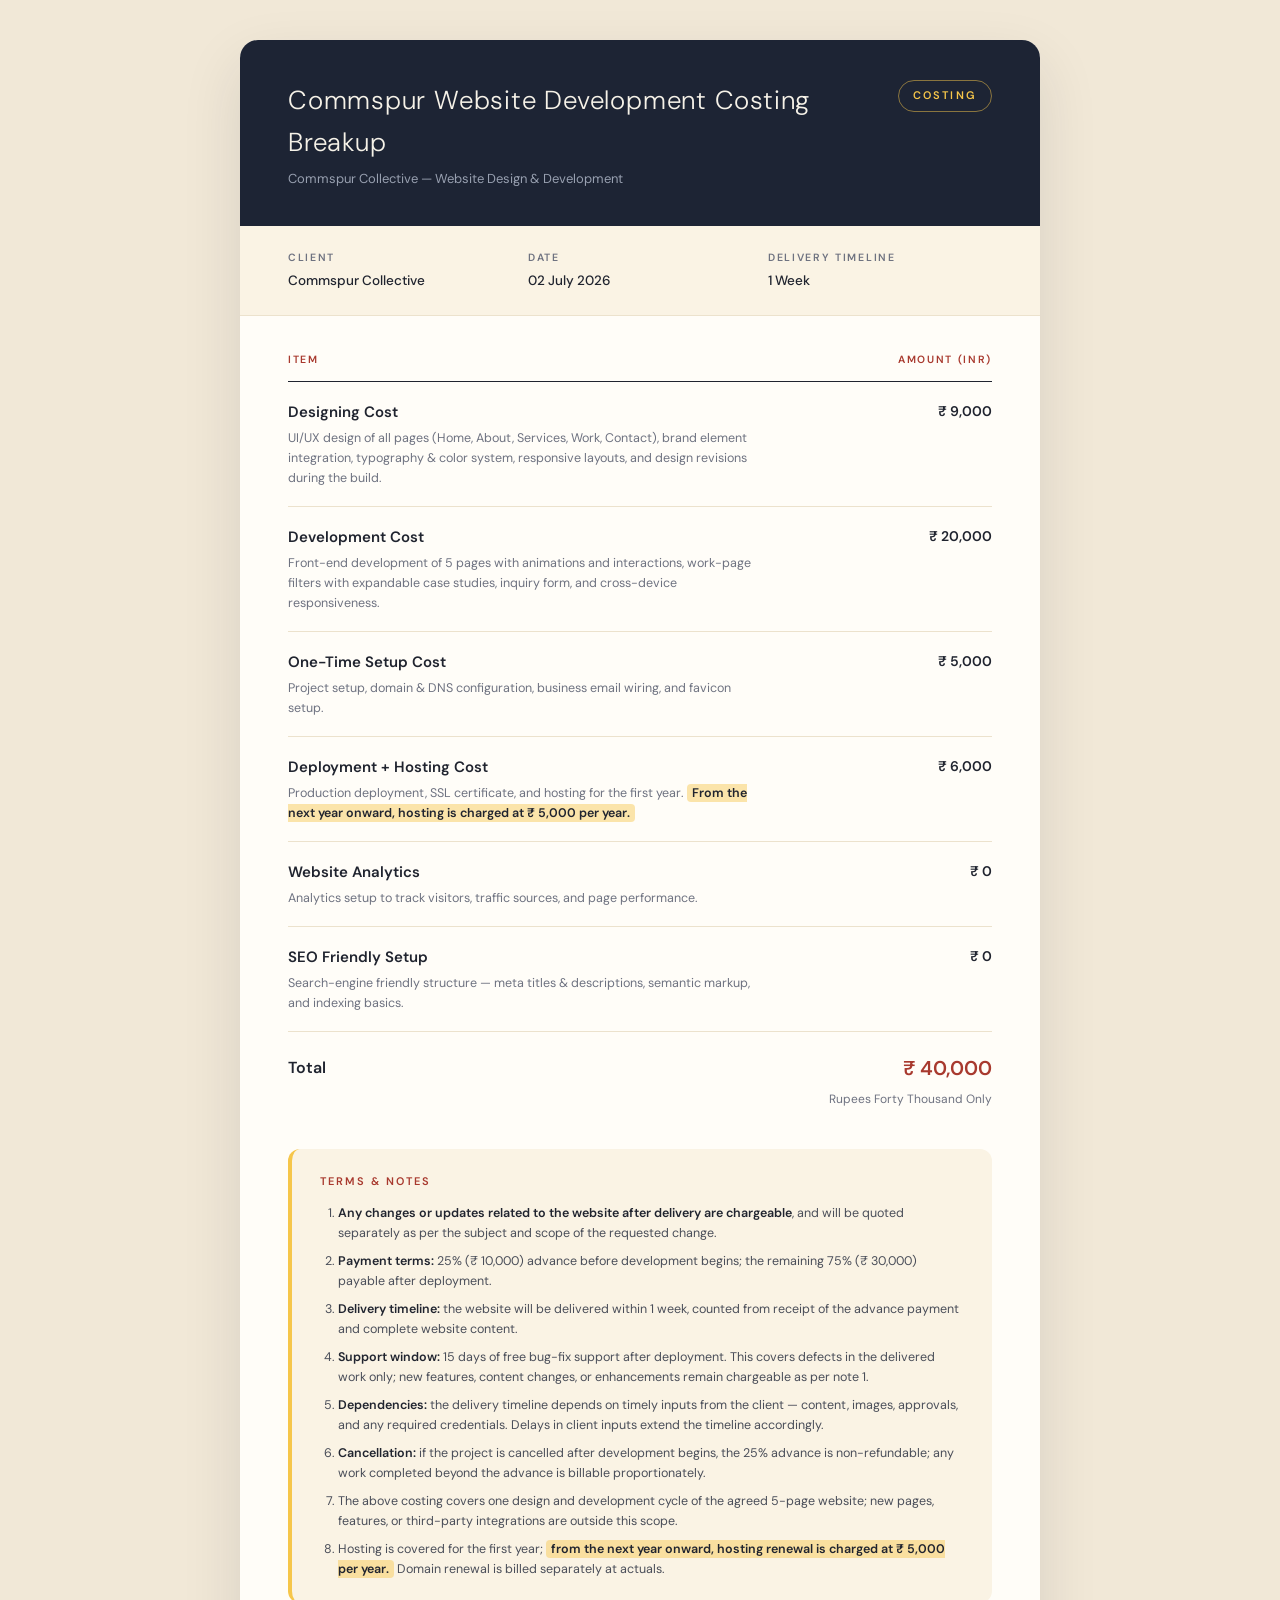
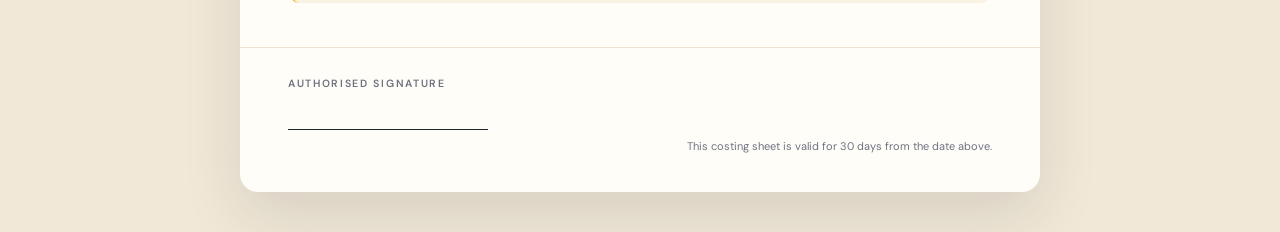
<file: costing-sheet.html>
<!DOCTYPE html>
<html lang="en">
<head>
  <meta charset="UTF-8" />
  <meta name="viewport" content="width=device-width, initial-scale=1.0" />
  <title>Commspur Website Development Costing Breakup</title>
  <meta name="robots" content="noindex, nofollow" />
  <link rel="preconnect" href="https://fonts.googleapis.com" />
  <link rel="preconnect" href="https://fonts.gstatic.com" crossorigin />
  <link href="https://fonts.googleapis.com/css2?family=DM+Sans:opsz,wght@9..40,300;9..40,400;9..40,500;9..40,600&display=swap" rel="stylesheet" />
  <style>
    :root {
      --ink: #20242f;
      --navy: #1d2434;
      --cream: #f7e3c9;
      --cream-soft: #faf3e4;
      --white: #fffdf8;
      --brick: #a8392e;
      --orange: #e96d3a;
      --yellow: #f6c64a;
      --muted: #6e7280;
      --line: #ece2cd;
    }

    * { margin: 0; padding: 0; box-sizing: border-box; }

    body {
      font-family: "DM Sans", -apple-system, sans-serif;
      background: #f1e8d7;
      color: var(--ink);
      font-size: 14px;
      line-height: 1.6;
      padding: 40px 20px;
      -webkit-font-smoothing: antialiased;
    }

    .sheet {
      max-width: 800px;
      margin: 0 auto;
      background: var(--white);
      border-radius: 18px;
      overflow: hidden;
      box-shadow: 0 24px 60px rgba(32, 36, 47, 0.12);
    }

    /* header */
    .sheet-head {
      background: var(--navy);
      color: #f6f2e8;
      padding: 40px 48px 36px;
      display: flex;
      justify-content: space-between;
      align-items: flex-start;
      gap: 24px;
    }

    .sheet-head h1 {
      font-size: 26px;
      font-weight: 300;
      letter-spacing: 0.03em;
      margin-bottom: 6px;
    }

    .sheet-head p { color: #98a0b0; font-size: 13px; }

    .doc-tag {
      font-size: 11px;
      font-weight: 600;
      letter-spacing: 0.2em;
      text-transform: uppercase;
      color: var(--yellow);
      border: 1px solid rgba(246, 198, 74, 0.5);
      border-radius: 999px;
      padding: 6px 14px;
      white-space: nowrap;
    }

    /* meta row */
    .sheet-meta {
      display: grid;
      grid-template-columns: 1fr 1fr 1fr;
      gap: 16px;
      padding: 24px 48px;
      background: var(--cream-soft);
      border-bottom: 1px solid var(--line);
    }

    .sheet-meta h4 {
      font-size: 10.5px;
      font-weight: 600;
      letter-spacing: 0.16em;
      text-transform: uppercase;
      color: var(--muted);
      margin-bottom: 3px;
    }

    .sheet-meta p { font-size: 13.5px; font-weight: 500; }

    /* table */
    .sheet-body { padding: 36px 48px 44px; }

    table { width: 100%; border-collapse: collapse; }

    thead th {
      font-size: 10.5px;
      font-weight: 600;
      letter-spacing: 0.16em;
      text-transform: uppercase;
      color: var(--brick);
      text-align: left;
      padding: 0 12px 12px 0;
      border-bottom: 1.5px solid var(--ink);
    }

    thead th:last-child { text-align: right; padding-right: 0; }

    tbody td {
      padding: 18px 12px 18px 0;
      border-bottom: 1px solid var(--line);
      vertical-align: top;
    }

    tbody td:last-child {
      text-align: right;
      padding-right: 0;
      font-weight: 600;
      white-space: nowrap;
    }

    tbody h3 { font-size: 15px; font-weight: 600; margin-bottom: 4px; }

    tbody p { font-size: 12.5px; color: var(--muted); max-width: 480px; }

    tfoot td {
      padding: 20px 12px 0 0;
      font-size: 16px;
      font-weight: 600;
    }

    tfoot td:last-child {
      text-align: right;
      padding-right: 0;
      font-size: 20px;
      color: var(--brick);
      white-space: nowrap;
    }

    .amount-words {
      font-size: 12px;
      color: var(--muted);
      text-align: right;
      margin-top: 6px;
    }

    /* terms */
    .sheet-terms {
      margin-top: 40px;
      background: var(--cream-soft);
      border-left: 4px solid var(--yellow);
      border-radius: 12px;
      padding: 24px 28px;
    }

    .sheet-terms h2 {
      font-size: 11px;
      font-weight: 600;
      letter-spacing: 0.18em;
      text-transform: uppercase;
      color: var(--brick);
      margin-bottom: 12px;
    }

    .sheet-terms ol {
      padding-left: 18px;
      display: flex;
      flex-direction: column;
      gap: 8px;
    }

    .sheet-terms li { font-size: 12.5px; color: #4a4e59; }

    .sheet-terms li strong { font-weight: 600; color: var(--ink); }

    .highlight {
      font-weight: 600;
      color: var(--ink);
      background: rgba(246, 198, 74, 0.45);
      border-radius: 4px;
      padding: 1px 5px;
      -webkit-print-color-adjust: exact;
      print-color-adjust: exact;
    }

    /* footer */
    .sheet-foot {
      display: flex;
      justify-content: space-between;
      align-items: flex-end;
      gap: 24px;
      padding: 28px 48px 36px;
      border-top: 1px solid var(--line);
    }

    .sheet-foot .sign h4 {
      font-size: 10.5px;
      font-weight: 600;
      letter-spacing: 0.16em;
      text-transform: uppercase;
      color: var(--muted);
      margin-bottom: 36px;
    }

    .sheet-foot .sign p {
      border-top: 1px solid var(--ink);
      padding-top: 6px;
      font-size: 12.5px;
      min-width: 200px;
    }

    .sheet-foot small { font-size: 11px; color: var(--muted); }

    @media print {
      body { background: #fff; padding: 0; }
      .sheet { box-shadow: none; border-radius: 0; max-width: none; }
      .sheet-head { -webkit-print-color-adjust: exact; print-color-adjust: exact; }
      .sheet-meta, .sheet-terms { -webkit-print-color-adjust: exact; print-color-adjust: exact; }
    }

    @media (max-width: 640px) {
      .sheet-head, .sheet-meta, .sheet-body, .sheet-foot { padding-left: 24px; padding-right: 24px; }
      .sheet-meta { grid-template-columns: 1fr; }
      .sheet-foot { flex-direction: column; align-items: flex-start; }
    }
  </style>
</head>
<body>

  <div class="sheet">

    <div class="sheet-head">
      <div>
        <h1>Commspur Website Development Costing Breakup</h1>
        <p>Commspur Collective — Website Design &amp; Development</p>
      </div>
      <span class="doc-tag">Costing</span>
    </div>

    <div class="sheet-meta">
      <div>
        <h4>Client</h4>
        <p>Commspur Collective</p>
      </div>
      <div>
        <h4>Date</h4>
        <p>02 July 2026</p>
      </div>
      <div>
        <h4>Delivery Timeline</h4>
        <p>1 Week</p>
      </div>
    </div>

    <div class="sheet-body">
      <table>
        <thead>
          <tr>
            <th>Item</th>
            <th>Amount (INR)</th>
          </tr>
        </thead>
        <tbody>
          <tr>
            <td>
              <h3>Designing Cost</h3>
              <p>UI/UX design of all pages (Home, About, Services, Work, Contact), brand element integration, typography &amp; color system, responsive layouts, and design revisions during the build.</p>
            </td>
            <td>&#8377; 9,000</td>
          </tr>
          <tr>
            <td>
              <h3>Development Cost</h3>
              <p>Front-end development of 5 pages with animations and interactions, work-page filters with expandable case studies, inquiry form, and cross-device responsiveness.</p>
            </td>
            <td>&#8377; 20,000</td>
          </tr>
          <tr>
            <td>
              <h3>One-Time Setup Cost</h3>
              <p>Project setup, domain &amp; DNS configuration, business email wiring, and favicon setup.</p>
            </td>
            <td>&#8377; 5,000</td>
          </tr>
          <tr>
            <td>
              <h3>Deployment + Hosting Cost</h3>
              <p>Production deployment, SSL certificate, and hosting for the first year. <span class="highlight">From the next year onward, hosting is charged at &#8377; 5,000 per year.</span></p>
            </td>
            <td>&#8377; 6,000</td>
          </tr>
          <tr>
            <td>
              <h3>Website Analytics</h3>
              <p>Analytics setup to track visitors, traffic sources, and page performance.</p>
            </td>
            <td>&#8377; 0</td>
          </tr>
          <tr>
            <td>
              <h3>SEO Friendly Setup</h3>
              <p>Search-engine friendly structure &mdash; meta titles &amp; descriptions, semantic markup, and indexing basics.</p>
            </td>
            <td>&#8377; 0</td>
          </tr>
        </tbody>
        <tfoot>
          <tr>
            <td>Total</td>
            <td>&#8377; 40,000</td>
          </tr>
        </tfoot>
      </table>
      <p class="amount-words">Rupees Forty Thousand Only</p>

      <div class="sheet-terms">
        <h2>Terms &amp; Notes</h2>
        <ol>
          <li><strong>Any changes or updates related to the website after delivery are chargeable</strong>, and will be quoted separately as per the subject and scope of the requested change.</li>
          <li><strong>Payment terms:</strong> 25% (&#8377; 10,000) advance before development begins; the remaining 75% (&#8377; 30,000) payable after deployment.</li>
          <li><strong>Delivery timeline:</strong> the website will be delivered within 1 week, counted from receipt of the advance payment and complete website content.</li>
          <li><strong>Support window:</strong> 15 days of free bug-fix support after deployment. This covers defects in the delivered work only; new features, content changes, or enhancements remain chargeable as per note 1.</li>
          <li><strong>Dependencies:</strong> the delivery timeline depends on timely inputs from the client &mdash; content, images, approvals, and any required credentials. Delays in client inputs extend the timeline accordingly.</li>
          <li><strong>Cancellation:</strong> if the project is cancelled after development begins, the 25% advance is non-refundable; any work completed beyond the advance is billable proportionately.</li>
          <li>The above costing covers one design and development cycle of the agreed 5-page website; new pages, features, or third-party integrations are outside this scope.</li>
          <li>Hosting is covered for the first year; <span class="highlight">from the next year onward, hosting renewal is charged at &#8377; 5,000 per year.</span> Domain renewal is billed separately at actuals.</li>
        </ol>
      </div>
    </div>

    <div class="sheet-foot">
      <div class="sign">
        <h4>Authorised Signature</h4>
        <p>&nbsp;</p>
      </div>
      <small>This costing sheet is valid for 30 days from the date above.</small>
    </div>

  </div>

</body>
</html>
</file>
